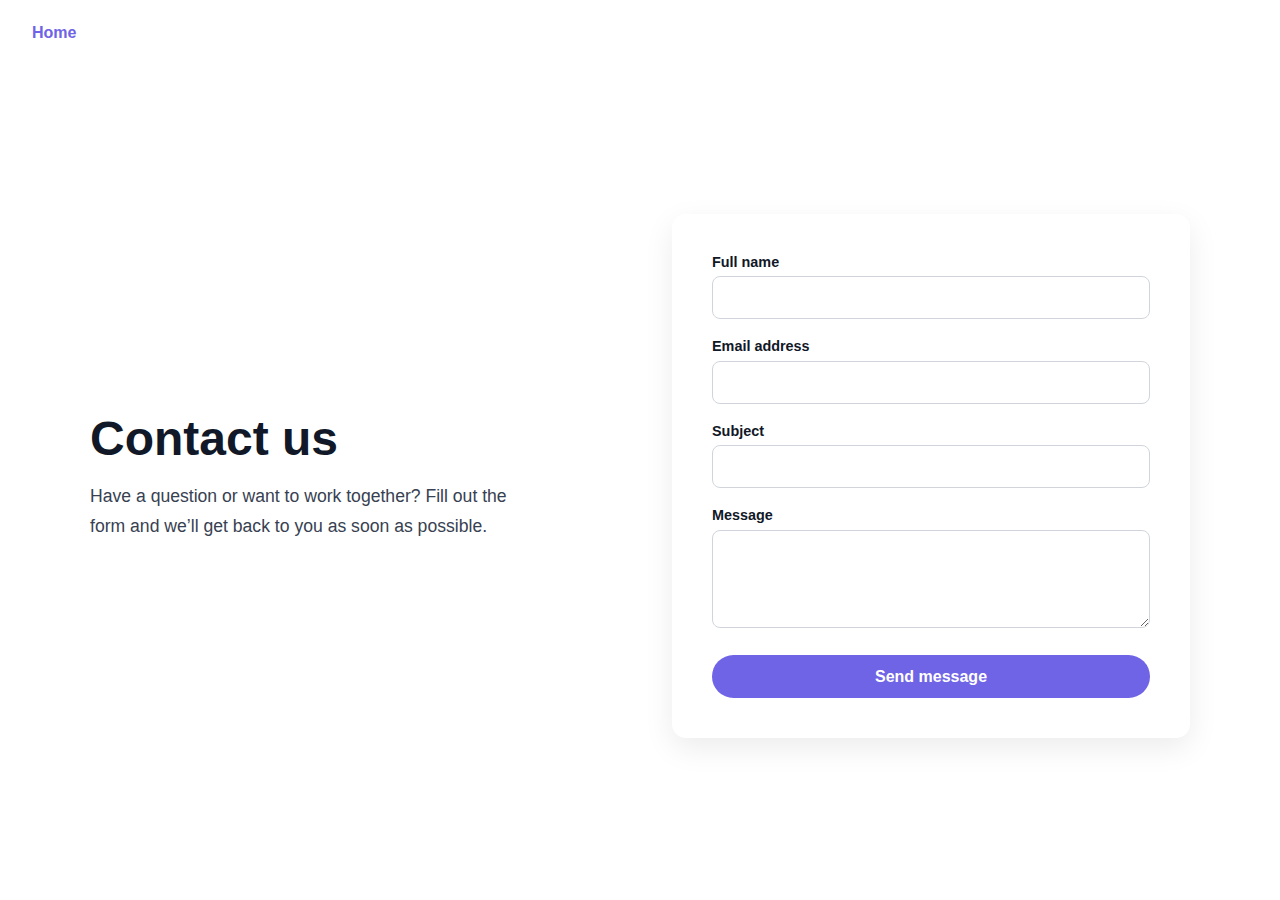
<file: contact.html>
<!DOCTYPE html>
<html lang="en">
<head>
  <meta charset="UTF-8" />
  <meta name="viewport" content="width=device-width, initial-scale=1.0"/>
  <title>Contact Us</title>
  <link rel="stylesheet" href="contact.css" />
</head>
<body>
  <!-- Minimal Nav -->
  <header class="contact-header">
    <nav class="contact-nav">
      <a href="index.html">Home</a>
    </nav>
  </header>
  <!-- Contact Section -->
  <main class="contact-page">
    <section class="contact-wrapper">
      <!-- Left Content -->
      <div class="contact-info">
        <h1>Contact us</h1>
        <p>
          Have a question or want to work together?  
          Fill out the form and we’ll get back to you as soon as possible.
        </p>
      </div>
      <!-- Form -->
      <form class="contact-form">
        <div class="form-group">
          <label for="name">Full name</label>
          <input type="text" id="name" required />
        </div>
        <div class="form-group">
          <label for="email">Email address</label>
          <input type="email" id="email" required />
        </div>
        <div class="form-group">
          <label for="subject">Subject</label>
          <input type="text" id="subject" />
        </div>
        <div class="form-group">
          <label for="message">Message</label>
          <textarea id="message" rows="4" required></textarea>
        </div>
        <button type="submit">Send message</button>
      </form>
    </section>
  </main>
</body>
</html>
</file>
<file: contact.css>
/* ===== RESET ===== */
* {
  margin: 0;
  padding: 0;
  box-sizing: border-box;
}

body {
  font-family: "Segoe UI", Roboto, sans-serif;
  background: #ffffff;
  color: #111827;
}

/* ===== HEADER ===== */
.contact-header {
  padding: 1.5rem 2rem;
}

.contact-nav a {
  text-decoration: none;
  font-weight: 600;
  color: #6f63e6;
  font-size: 1rem;
}

/* ===== PAGE LAYOUT ===== */
.contact-page {
  min-height: calc(100vh - 80px);
  display: flex;
  align-items: center;
  justify-content: center;
  padding: 2rem;
}

.contact-wrapper {
  max-width: 1100px;
  width: 100%;
  display: grid;
  grid-template-columns: 1fr 1fr;
  gap: 4rem;
  align-items: center;
}

/* ===== LEFT CONTENT ===== */
.contact-info h1 {
  font-size: 3rem;
  font-weight: 700;
  margin-bottom: 1rem;
}

.contact-info p {
  font-size: 1.1rem;
  color: #374151;
  line-height: 1.7;
  max-width: 420px;
}

/* ===== FORM ===== */
.contact-form {
  background: #ffffff;
  padding: 2.5rem;
  border-radius: 14px;
  box-shadow: 0 10px 30px rgba(0,0,0,0.08);
  display: flex;
  flex-direction: column;
  gap: 1.2rem;
}

.form-group {
  display: flex;
  flex-direction: column;
  gap: 0.4rem;
}

.contact-form label {
  font-size: 0.9rem;
  font-weight: 600;
}

.contact-form input,
.contact-form textarea {
  padding: 0.75rem 0.9rem;
  border-radius: 8px;
  border: 1px solid #d1d5db;
  font-size: 0.95rem;
  outline: none;
  transition: border 0.2s ease, box-shadow 0.2s ease;
}

.contact-form input:focus,
.contact-form textarea:focus {
  border-color: #6f63e6;
  box-shadow: 0 0 0 3px rgba(111,99,230,0.15);
}

/* ===== BUTTON ===== */
.contact-form button {
  margin-top: 0.5rem;
  padding: 0.8rem;
  border-radius: 999px;
  border: none;
  background: #6f63e6;
  color: #ffffff;
  font-weight: 600;
  font-size: 1rem;
  cursor: pointer;
  transition: transform 0.2s ease, box-shadow 0.2s ease;
}

.contact-form button:hover {
  transform: translateY(-1px);
  box-shadow: 0 8px 20px rgba(111,99,230,0.35);
}

/* ===== RESPONSIVE ===== */
@media (max-width: 768px) {
  .contact-wrapper {
    grid-template-columns: 1fr;
    gap: 2.5rem;
  }

  .contact-info h1 {
    font-size: 2.4rem;
  }

  .contact-info p {
    max-width: 100%;
  }
}
</file>
